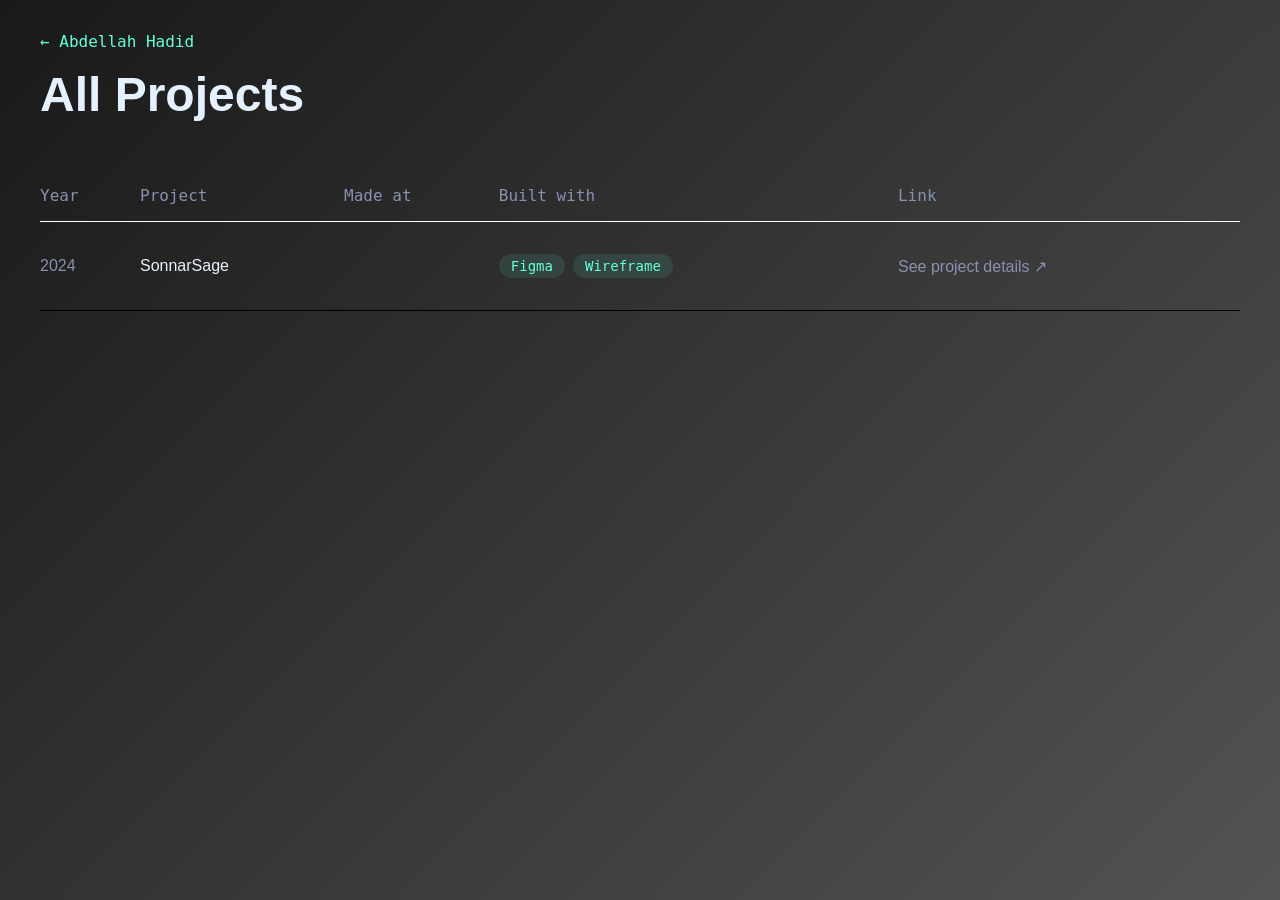
<file: projects.html>
<!DOCTYPE html>
<html lang="en">
  <head> 
      <meta charset="UTF-8">
      <meta name="viewport" content="width=device-width, initial-scale=1.0">
      <meta name="title" content="Abdellah Nait Hadid | Full-Stack Engineer & Tech Innovator | Scalable Systems & APIs">
      <meta name="description" content="Full-stack Engineer specializing in backend systems, scalable APIs, and modern web apps. Experienced in NestJS, Node.js, React, Docker, and cloud solutions. Open to job opportunities, collaborations, and freelance projects. Let’s build something great!">
      <link rel="icon" type="image/svg+xml" href="imgs/HA.svg">
      <title>Projects Portfolio</title>
      <style>
          * {
              margin: 0;
              padding: 0;
              box-sizing: border-box;
          }

          body {
            --gradient: linear-gradient(135deg, rgba(0, 0, 0, 0.9), rgba(10, 10, 10, 0.7));
            background: var(--gradient);
            color: #ccd6f6;
            min-height: 100vh;
            padding: 2rem;
          }

          .container {
              max-width: 1200px;
              margin: 0 auto;
          }

          .back-link {
              color: #64ffda;
              text-decoration: none;
              display: inline-flex;
              align-items: center;
              font-family: "Inconsolata", monospace;
              gap: 0.5rem;
              margin-bottom: 1rem;
          }

          .back-link:hover {
              text-decoration: underline;
          }

          h1 {
              font-size: 3rem;
              color: #e6f1ff;
              font-family: 'Poppins', sans-serif;
              margin-bottom: 3rem;
          }

          .projects-table {
              width: 100%;
              border-collapse: collapse;
          }

          .projects-table th {
              text-align: left;
              padding: 1rem 0;
              color: #8892b0;
              font-weight: normal;
              font-family: 'Inconsolata', monospace;
              border-bottom: 1px solid #fff;
          }

          .projects-table td {
              padding: 2rem 0;
              border-bottom: 1px solid #000;
          }

          .year {
              color: #8892b0;
              font-family: 'Poppins', sans-serif;
              width: 100px;
          }

          .project-name {
              font-weight: 500;
              font-family: 'Poppins', sans-serif;
              color: #e6f1ff;
          }

          .made-at {
              color: #8892b0;
              font-family: 'Poppins', sans-serif;
          }

          .tech-stack {
              display: flex;
              gap: 0.5rem;
              flex-wrap: wrap;
              font-family: 'Inconsolata', monospace;
          }

          .tech-tag {
              background-color: rgba(100, 255, 218, 0.1);
              color: #64ffda;
              padding: 0.25rem 0.75rem;
              border-radius: 50px;
              font-size: 0.875rem;
          }

          .external-link {
              color: #8892b0;
              font-family: 'Poppins', sans-serif;
              text-decoration: none;
              display: inline-flex;
              align-items: center;
          }

          .external-link:hover {
              color: #64ffda;
          }

          @media (max-width: 768px) {
              .projects-table, .projects-table tbody, .projects-table tr {
                  display: block;
              }
              
              .projects-table th {
                  display: none;
              }

              .projects-table td {
                  display: block;
                  padding: 0.5rem 0;
              }

              .projects-table tr {
                  padding: 2rem 0;
                  border-bottom: 1px solid #233554;
              }
          }
      </style>
  </head>
  <body>
      <div class="container">
          <a href="index.html" class="back-link">← Abdellah Hadid</a>
          <h1>All Projects</h1>
          
          <table class="projects-table">
              <thead>
                  <tr>
                      <th>Year</th>
                      <th>Project</th>
                      <th>Made at</th>
                      <th>Built with</th>
                      <th>Link</th>
                  </tr>
              </thead>
              <tbody>
                  <tr>
                      <td class="year">2024</td>
                      <td class="project-name">SonnarSage</td>
                      <td class="made-at"></td>
                      <td>
                          <div class="tech-stack">
                              <span class="tech-tag">Figma</span>
                              <span class="tech-tag">Wireframe</span>
                          </div>
                      </td>
                      <td>
                          <a href="showcase.html" class="external-link">
                              See project details ↗
                          </a>
                      </td>
                  </tr>
              </tbody>
          </table>
      </div>
  </body>
</html>
</file>
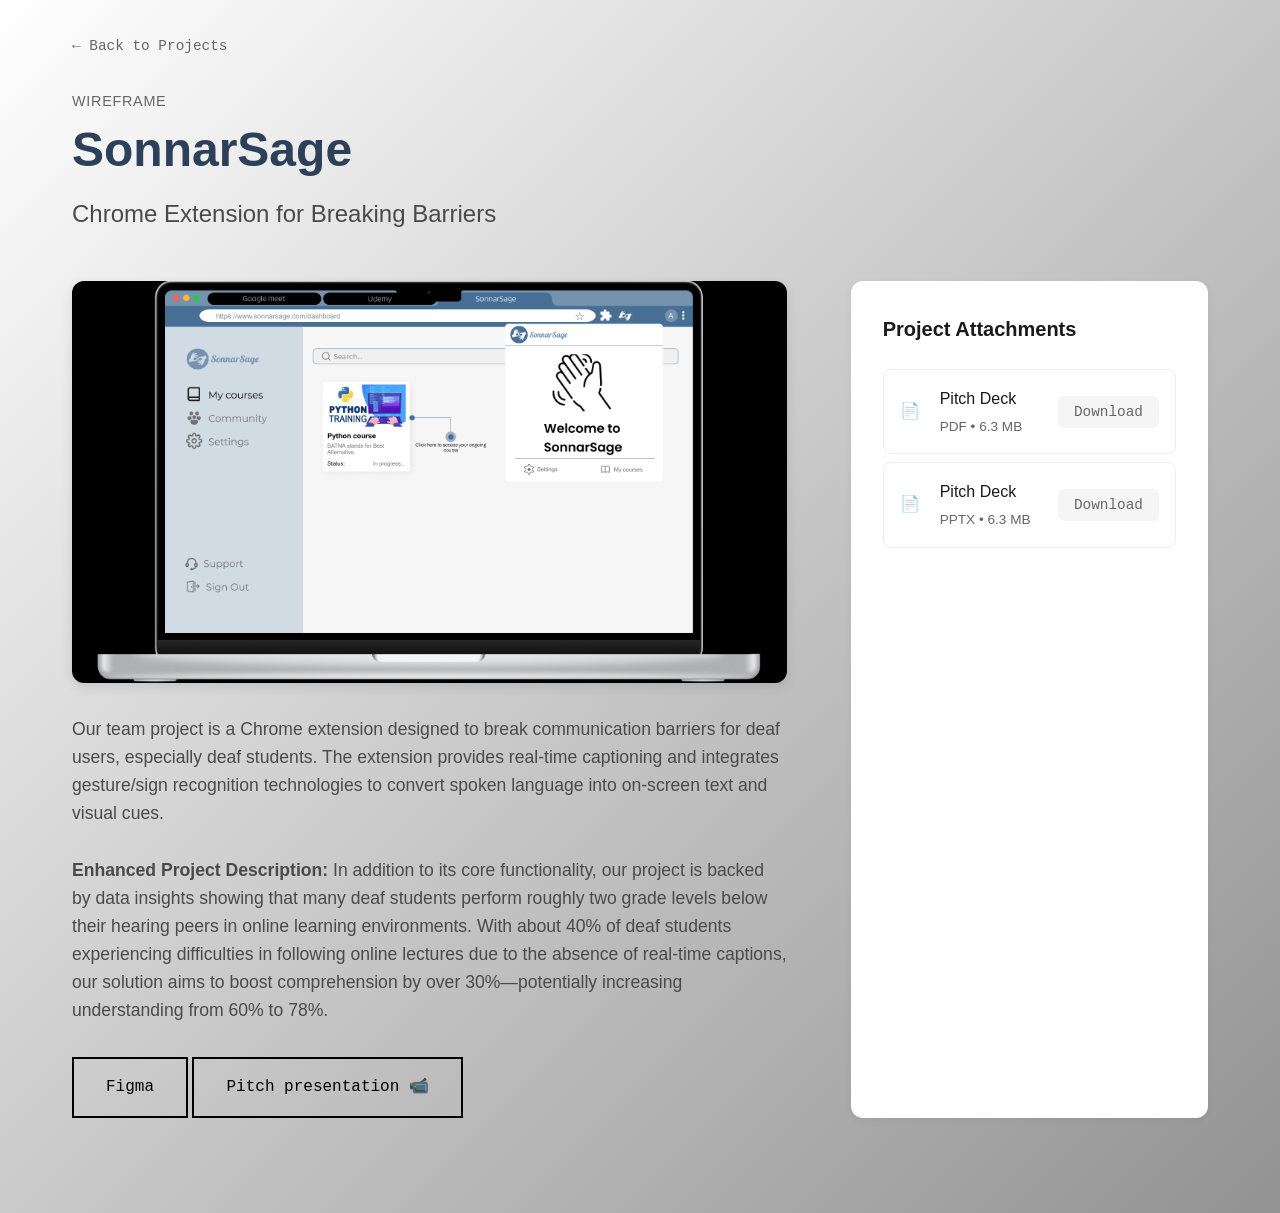
<file: showcase.html>
<!DOCTYPE html>
<html lang="en">
<head>
    <meta charset="UTF-8">
    <meta name="viewport" content="width=device-width, initial-scale=1.0">
    <meta name="title" content="Abdellah Nait Hadid | Full-Stack Engineer & Tech Innovator | Scalable Systems & APIs">
    <meta name="description" content="Full-stack Engineer specializing in backend systems, scalable APIs, and modern web apps. Experienced in NestJS, Node.js, React, Docker, and cloud solutions. Open to job opportunities, collaborations, and freelance projects. Let’s build something great!">
    <link rel="icon" type="image/svg+xml" href="imgs/HA.svg">
    <title>Project Details</title>
    <style>
        /* Reset and base styles */
        * {
            margin: 0;
            padding: 0;
            box-sizing: border-box;
        }

        body {
            font-family: 'Poppins', sans-serif;
            line-height: 1.6;
            color: #1a1a1a;
            --gradient: linear-gradient(135deg, rgba(255, 255, 255, 0.9), rgba(100, 100, 100, 0.7));
            background: var(--gradient);
        }

        /* Container styles */
        .container {
            max-width: 1200px;
            margin: 0 auto;
            padding: 2rem;
        }

        /* Header section */
        .back-button {
            display: inline-flex;
            align-items: center;
            gap: 0.5rem;
            color: #666;
            text-decoration: none;
            margin-bottom: 2rem;
            font-size: 0.9rem;
            font-family:'Inconsolata', monospace;
            transition: color 0.3s ease;
        }

        .back-button:hover {
            color: #000 solid 2px;
            text-decoration: underline;
        }

        .project-header {
            margin-bottom: 3rem;
        }

        .project-category {
            font-size: 0.9rem;
            text-transform: uppercase;
            letter-spacing: 0.05em;
            color: #666;
            margin-bottom: 0.5rem;
        }

        .project-name {
            font-size: 3rem;
            font-weight: 700;
            color: #2D4059;
            margin-bottom: 1rem;
            line-height: 1.2;
        }

        .project-title {
            font-size: 1.5rem;
            color: #4a4a4a;
            font-weight: 400;
        }

        /* Main content */
        .project-content {
            display: grid;
            grid-template-columns: 2fr 1fr;
            gap: 4rem;
            margin-bottom: 4rem;
        }

        /* Image section */
        .project-image {
            margin-bottom: 2rem;
            border-radius: 12px;
            overflow: hidden;
            box-shadow: 0 4px 12px rgba(0, 0, 0, 0.1);
        }

        .project-image img {
            width: 100%;
            height: auto;
            display: block;
        }

        /* Description section */
        .project-description {
            color: #4a4a4a;
            font-size: 1.1rem;
            margin-bottom: 2rem;
        }

        /* Attachments section */
        .attachments-section {
            background-color: #fff;
            border-radius: 12px;
            padding: 2rem;
            box-shadow: 0 2px 8px rgba(0, 0, 0, 0.05);
        }

        .attachments-title {
            font-size: 1.25rem;
            margin-bottom: 1.5rem;
            color: #1a1a1a;
        }

        .attachment-list {
            list-style: none;
        }

        .attachment-item {
            display: flex;
            align-items: center;
            padding: 1rem;
            border: 1px solid #eee;
            border-radius: 8px;
            margin-bottom: 0.5rem;
            transition: background-color 0.3s ease;
        }

        .attachment-item:hover {
            background-color: #f8f8f8;
        }

        .attachment-icon {
            width: 24px;
            height: 24px;
            margin-right: 1rem;
            font-family: 'Inconsolata', monospace;
            color: #666;
        }

        .attachment-info {
            flex-grow: 1;
        }

        .attachment-name {
            font-weight: 500;
            color: #1a1a1a;
            margin-bottom: 0.25rem;
        }

        .attachment-meta {
            font-size: 0.85rem;
            color: #666;
        }

        .download-button {
            padding: 0.5rem 1rem;
            background-color: #f5f5f5;
            border: none;
            border-radius: 6px;
            color: #666;
            font-size: 0.9rem;
            font-family: 'Inconsolata', monospace;
            cursor: pointer;
            transition: background-color 0.3s ease;

            a {
                text-decoration: none;
                color: #666;
            }
        }

        .download-button:hover {
            background-color: #eee;
        }

        /* Action button */
        .action-button {
          display: inline-block;
          padding: 1rem 2rem;
          background-color: transparent;
          color: #000;
          font-family: 'Inconsolata', monospace;
          text-decoration: none;
          border: #000 solid 2px;
          font-weight: 500; 
          transition: background-color 0.3s ease, color 0.3s ease;
        }

        .action-button:hover {
            background-color: #000;
            color: #fff;
        }

        /* Responsive design */
        @media (max-width: 1024px) {
            .project-content {
                grid-template-columns: 1fr;
                gap: 2rem;
            }

            .project-name {
                font-size: 2.5rem;
            }
        }

        @media (max-width: 768px) {
            .container {
                padding: 1rem;
            }

            .project-name {
                font-size: 2rem;
            }

            .project-title {
                font-size: 1.25rem;
            }

            .project-description {
                font-size: 1rem;
            }
        }
    </style>
</head>
<body>
    <div class="container">
        <a href="index.html#projects" class="back-button">
            ← Back to Projects
        </a>

        <header class="project-header">
            <div class="project-category">Wireframe</div>
            <h1 class="project-name">SonnarSage</h1>
            <h2 class="project-title">Chrome Extension for Breaking Barriers</h2>
        </header>

        <div class="project-content">
            <div class="project-main">
                <div class="project-image">
                    <img src="./imgs/sonnarsage.png" alt="EcoTrack Dashboard Preview">
                </div>
                
                <div class="project-description">
                    <p>Our team project is a Chrome extension designed to break communication barriers for deaf users, especially deaf students. The extension provides real-time captioning and integrates gesture/sign recognition technologies to convert spoken language into on-screen text and visual cues.</p>
                    <br>
                    <p><Strong>Enhanced Project Description:</Strong> In addition to its core functionality, our project is backed by data insights showing that many deaf students perform roughly two grade levels below their hearing peers in online learning environments. With about 40% of deaf students experiencing difficulties in following online lectures due to the absence of real-time captions, our solution aims to boost comprehension by over 30%—potentially increasing understanding from 60% to 78%.</p>
                </div>

                <a href="https://www.figma.com/proto/0ReyhlK03UpnTDChahgy1g/Multimodel-Assistant?page-id=9%3A491&node-id=416-765&node-type=frame&viewport=1635%2C1789%2C0.08&t=KrXTd0EYXUuwJgWF-1&scaling=scale-down&content-scaling=fixed&starting-point-node-id=416%3A765&show-proto-sidebar=1" target="_blank" class="action-button">Figma</a>
                <a href="https://www.youtube.com/watch?v=klAlR4xsYxc" target="_blank" class="action-button">Pitch presentation 📹</a>
            </div>

            <aside class="attachments-section">
                <h3 class="attachments-title">Project Attachments</h3>
                <ul class="attachment-list">
                    <li class="attachment-item">
                        <span class="attachment-icon">📄</span>
                        <div class="attachment-info">
                            <div class="attachment-name">Pitch Deck</div>
                            <div class="attachment-meta">PDF • 6.3 MB</div>
                        </div>
                        <button class="download-button"><a href="./files/SonnarSage.pdf" download="sonnarsage.pdf">Download</a></button>
                    </li>
                    <li class="attachment-item">
                        <span class="attachment-icon">📄</span>
                        <div class="attachment-info">
                            <div class="attachment-name">Pitch Deck</div>
                            <div class="attachment-meta">PPTX • 6.3 MB</div>
                        </div>
                        <button class="download-button"><a href="./files/SonnarSage.pptx" download="sonnarsage.pptx">Download</a></button>
                    </li>
                </ul>
            </aside>
        </div>
    </div>

</body>
</html>
</file>
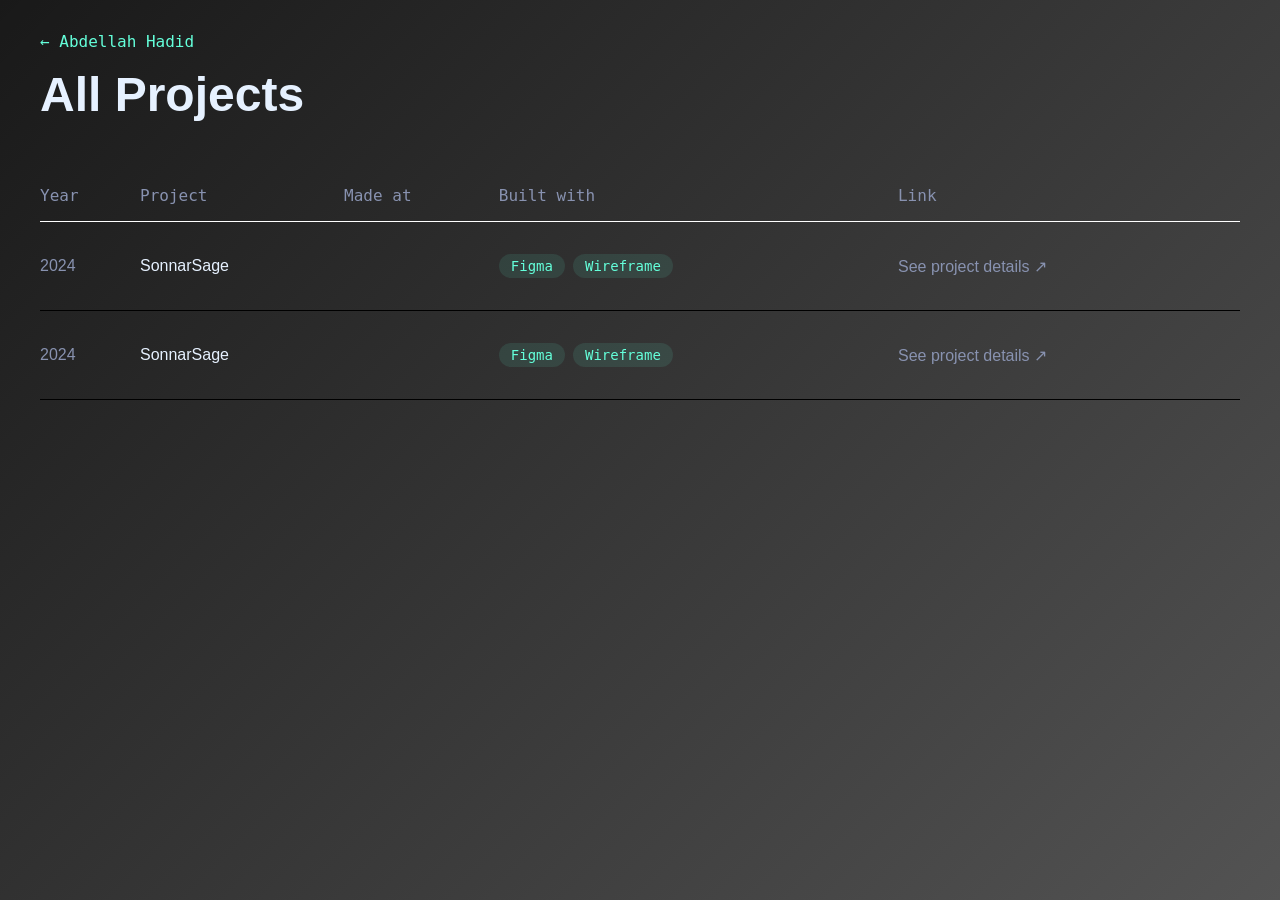
<file: pages/projects.html>
<!DOCTYPE html>
<html lang="en">
  <head> 
      <meta charset="UTF-8">
      <meta name="viewport" content="width=device-width, initial-scale=1.0">
      <meta name="title" content="Abdellah Nait Hadid | Full-Stack Engineer & Tech Innovator | Scalable Systems & APIs">
      <meta name="description" content="Full-stack Engineer specializing in backend systems, scalable APIs, and modern web apps. Experienced in NestJS, Node.js, React, Docker, and cloud solutions. Open to job opportunities, collaborations, and freelance projects. Let’s build something great!">
      <link rel="icon" type="image/svg+xml" href="../imgs/HA.svg">
      <title>Projects Portfolio</title>
      <style>
          * {
              margin: 0;
              padding: 0;
              box-sizing: border-box;
          }

          body {
            --gradient: linear-gradient(135deg, rgba(0, 0, 0, 0.9), rgba(10, 10, 10, 0.7));
            background: var(--gradient);
            color: #ccd6f6;
            min-height: 100vh;
            padding: 2rem;
          }

          .container {
              max-width: 1200px;
              margin: 0 auto;
              overflow-x: auto;
          }

          .back-link {
              color: #64ffda;
              text-decoration: none;
              display: inline-flex;
              align-items: center;
              font-family: "Inconsolata", monospace;
              gap: 0.5rem;
              margin-bottom: 1rem;
          }

          .back-link:hover {
              text-decoration: underline;
          }

          h1 {
              font-size: 3rem;
              color: #e6f1ff;
              font-family: 'Poppins', sans-serif;
              margin-bottom: 3rem;
          }

          .projects-table {
              width: 100%;
              border-collapse: collapse;
          }

          .projects-table th {
              text-align: left;
              padding: 1rem 0;
              color: #8892b0;
              font-weight: normal;
              font-family: 'Inconsolata', monospace;
              border-bottom: 1px solid #fff;
          }

          .projects-table td, th {
              padding: 2rem 0;
              border-bottom: 1px solid #000;
          }

          .year {
              color: #8892b0;
              font-family: 'Poppins', sans-serif;
              width: 100px;
          }

          .project-name {
              font-weight: 500;
              font-family: 'Poppins', sans-serif;
              color: #e6f1ff;
          }

          .made-at {
              color: #8892b0;
              font-family: 'Poppins', sans-serif;
          }

          .tech-stack {
              display: flex;
              gap: 0.5rem;
              flex-wrap: wrap;
              font-family: 'Inconsolata', monospace;
          }

          .tech-tag {
              background-color: rgba(100, 255, 218, 0.1);
              color: #64ffda;
              padding: 0.25rem 0.75rem;
              border-radius: 50px;
              font-size: 0.875rem;
          }

          .external-link {
              color: #8892b0;
              font-family: 'Poppins', sans-serif;
              text-decoration: none;
              display: inline-flex;
              align-items: center;
          }

          .external-link:hover {
              color: #64ffda;
          }

          @media (max-width: 768px) {
              .projects-table, .projects-table tbody, .projects-table tr {
                  display: block;
              }
              
              .projects-table th {
                  display: none;
              }

              .projects-table td {
                  display: block;
                  padding: 0.5rem 0;
              }

              .projects-table tr {
                  padding: 2rem 0;
                  border-bottom: 1px solid #233554;
              }
          }
      </style>
  </head>
  <body>
      <div class="container">
          <a href="../index.html" class="back-link">← Abdellah Hadid</a>
          <h1>All Projects</h1>
          
          <table class="projects-table">
              <thead>
                  <tr>
                      <th>Year</th>
                      <th>Project</th>
                      <th>Made at</th>
                      <th>Built with</th>
                      <th>Link</th>
                  </tr>
              </thead>
              <tbody>
                  <tr>
                      <td class="year">2024</td>
                      <td class="project-name">SonnarSage</td>
                      <td class="made-at"></td>
                      <td>
                          <div class="tech-stack">
                              <span class="tech-tag">Figma</span>
                              <span class="tech-tag">Wireframe</span>
                          </div>
                      </td>
                      <td>
                          <a href="showcase.html" class="external-link">
                              See project details ↗
                          </a>
                      </td>
                  </tr>
                  <tr>
                      <td class="year">2024</td>
                      <td class="project-name">SonnarSage</td>
                      <td class="made-at"></td>
                      <td>
                          <div class="tech-stack">
                              <span class="tech-tag">Figma</span>
                              <span class="tech-tag">Wireframe</span>
                          </div>
                      </td>
                      <td>
                          <a href="showcase.html" class="external-link">
                              See project details ↗
                          </a>
                      </td>
                  </tr>
              </tbody>
          </table>
      </div>
  </body>
</html>
</file>
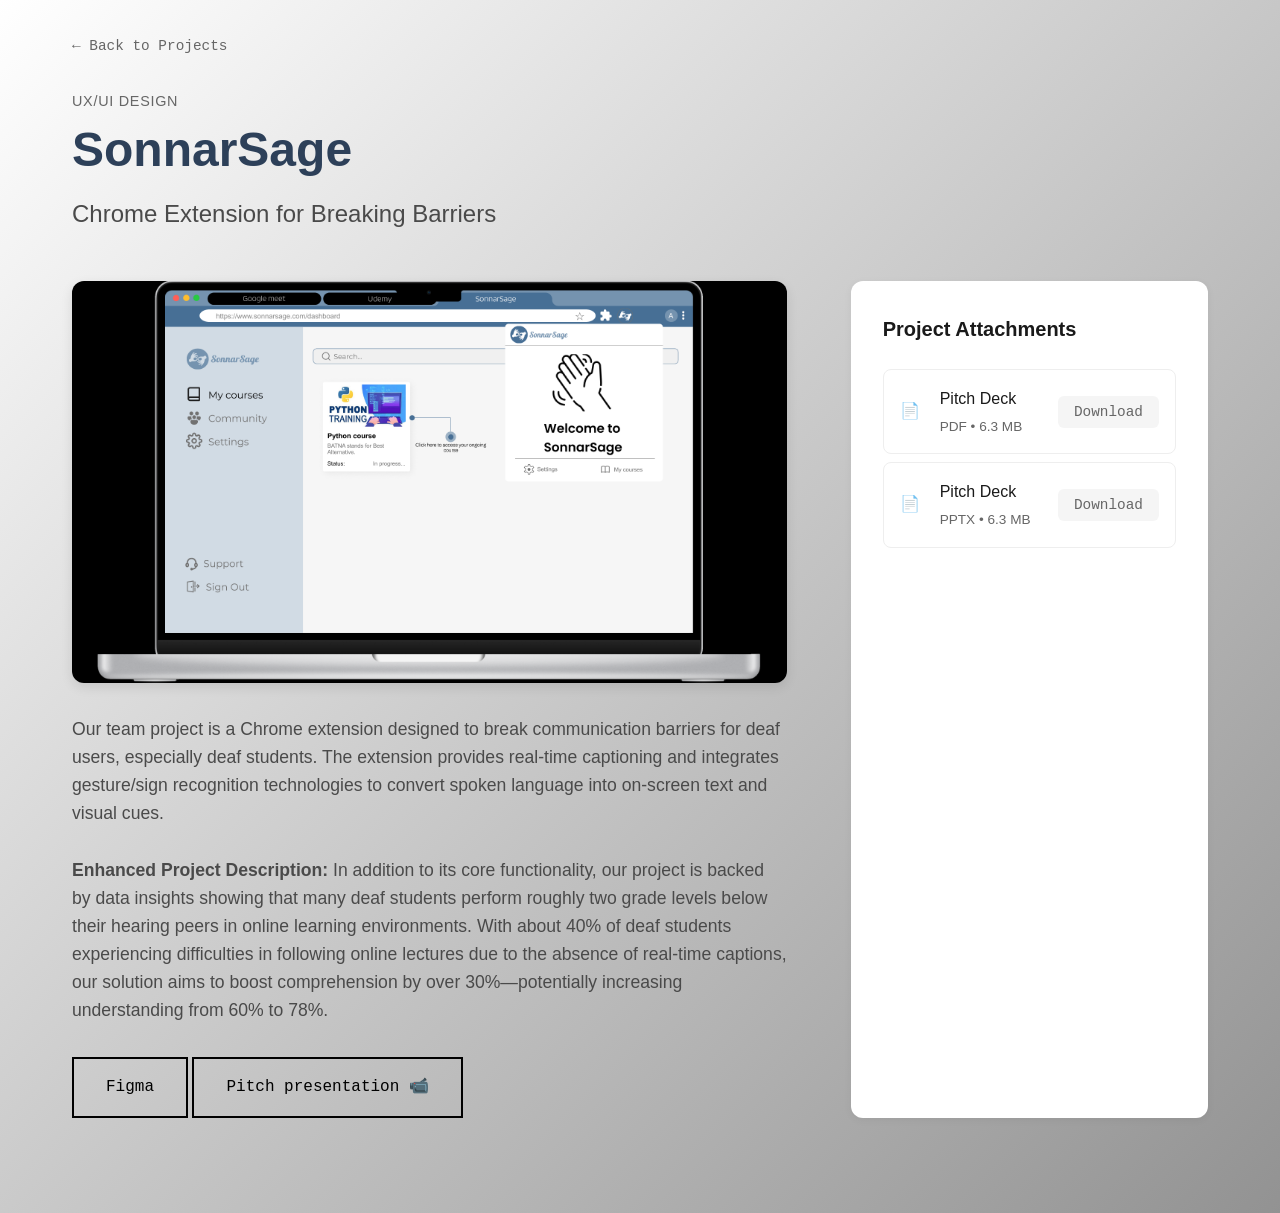
<file: pages/showcase.html>
<!DOCTYPE html>
<html lang="en">
<head>
    <meta charset="UTF-8">
    <meta name="viewport" content="width=device-width, initial-scale=1.0">
    <meta name="title" content="Abdellah Nait Hadid | Full-Stack Engineer & Tech Innovator | Scalable Systems & APIs">
    <meta name="description" content="Full-stack Engineer specializing in backend systems, scalable APIs, and modern web apps. Experienced in NestJS, Node.js, React, Docker, and cloud solutions. Open to job opportunities, collaborations, and freelance projects. Let’s build something great!">
    <link rel="icon" type="image/svg+xml" href="../imgs/HA.svg">
    <title>SonnarSage</title>
    <style>
        /* Reset and base styles */
        * {
            margin: 0;
            padding: 0;
            box-sizing: border-box;
        }

        body {
            font-family: 'Poppins', sans-serif;
            line-height: 1.6;
            color: #1a1a1a;
            --gradient: linear-gradient(135deg, rgba(255, 255, 255, 0.9), rgba(100, 100, 100, 0.7));
            background: var(--gradient);
        }

        /* Container styles */
        .container {
            max-width: 1200px;
            margin: 0 auto;
            padding: 2rem;
        }

        /* Header section */
        .back-button {
            display: inline-flex;
            align-items: center;
            gap: 0.5rem;
            color: #666;
            text-decoration: none;
            margin-bottom: 2rem;
            font-size: 0.9rem;
            font-family:'Inconsolata', monospace;
            transition: color 0.3s ease;
        }

        .back-button:hover {
            color: #000 solid 2px;
            text-decoration: underline;
        }

        .project-header {
            margin-bottom: 3rem;
        }

        .project-category {
            font-size: 0.9rem;
            text-transform: uppercase;
            letter-spacing: 0.05em;
            color: #666;
            margin-bottom: 0.5rem;
        }

        .project-name {
            font-size: 3rem;
            font-weight: 700;
            color: #2D4059;
            margin-bottom: 1rem;
            line-height: 1.2;
        }

        .project-title {
            font-size: 1.5rem;
            color: #4a4a4a;
            font-weight: 400;
        }

        /* Main content */
        .project-content {
            display: grid;
            grid-template-columns: 2fr 1fr;
            gap: 4rem;
            margin-bottom: 4rem;
        }

        /* Image section */
        .project-image {
            margin-bottom: 2rem;
            border-radius: 12px;
            overflow: hidden;
            box-shadow: 0 4px 12px rgba(0, 0, 0, 0.1);
        }

        .project-image img {
            width: 100%;
            height: auto;
            display: block;
        }

        /* Description section */
        .project-description {
            color: #4a4a4a;
            font-size: 1.1rem;
            margin-bottom: 2rem;
        }

        /* Attachments section */
        .attachments-section {
            background-color: #fff;
            border-radius: 12px;
            padding: 2rem;
            box-shadow: 0 2px 8px rgba(0, 0, 0, 0.05);
        }

        .attachments-title {
            font-size: 1.25rem;
            margin-bottom: 1.5rem;
            color: #1a1a1a;
        }

        .attachment-list {
            list-style: none;
        }

        .attachment-item {
            display: flex;
            align-items: center;
            padding: 1rem;
            border: 1px solid #eee;
            border-radius: 8px;
            margin-bottom: 0.5rem;
            transition: background-color 0.3s ease;
        }

        .attachment-item:hover {
            background-color: #f8f8f8;
        }

        .attachment-icon {
            width: 24px;
            height: 24px;
            margin-right: 1rem;
            font-family: 'Inconsolata', monospace;
            color: #666;
        }

        .attachment-info {
            flex-grow: 1;
        }

        .attachment-name {
            font-weight: 500;
            color: #1a1a1a;
            margin-bottom: 0.25rem;
        }

        .attachment-meta {
            font-size: 0.85rem;
            color: #666;
        }

        .download-button {
            padding: 0.5rem 1rem;
            background-color: #f5f5f5;
            border: none;
            border-radius: 6px;
            color: #666;
            font-size: 0.9rem;
            font-family: 'Inconsolata', monospace;
            cursor: pointer;
            transition: background-color 0.3s ease;

            a {
                text-decoration: none;
                color: #666;
            }
        }

        .download-button:hover {
            background-color: #eee;
        }

        /* Action button */
        .action-button {
          display: inline-block;
          padding: 1rem 2rem;
          background-color: transparent;
          color: #000;
          font-family: 'Inconsolata', monospace;
          text-decoration: none;
          border: #000 solid 2px;
          font-weight: 500; 
          transition: background-color 0.3s ease, color 0.3s ease;
        }

        .action-button:hover {
            background-color: #000;
            color: #fff;
        }

        /* Responsive design */
        @media (max-width: 1024px) {
            .project-content {
                grid-template-columns: 1fr;
                gap: 2rem;
            }

            .project-name {
                font-size: 2.5rem;
            }
        }

        @media (max-width: 768px) {
            .container {
                padding: 1rem;
            }

            .project-name {
                font-size: 2rem;
            }

            .project-title {
                font-size: 1.25rem;
            }

            .project-description {
                font-size: 1rem;
            }
        }
    </style>
</head>
<body>
    <div class="container">
        <a href="../index.html#projects" class="back-button">
            ← Back to Projects
        </a>

        <header class="project-header">
            <div class="project-category">UX/UI Design</div>
            <h1 class="project-name">SonnarSage</h1>
            <h2 class="project-title">Chrome Extension for Breaking Barriers</h2>
        </header>

        <div class="project-content">
            <div class="project-main">
                <div class="project-image">
                    <img src="../imgs/sonnarsage.png" alt="EcoTrack Dashboard Preview">
                </div>
                
                <div class="project-description">
                    <p>Our team project is a Chrome extension designed to break communication barriers for deaf users, especially deaf students. The extension provides real-time captioning and integrates gesture/sign recognition technologies to convert spoken language into on-screen text and visual cues.</p>
                    <br>
                    <p><Strong>Enhanced Project Description:</Strong> In addition to its core functionality, our project is backed by data insights showing that many deaf students perform roughly two grade levels below their hearing peers in online learning environments. With about 40% of deaf students experiencing difficulties in following online lectures due to the absence of real-time captions, our solution aims to boost comprehension by over 30%—potentially increasing understanding from 60% to 78%.</p>
                </div>

                <a href="https://www.figma.com/proto/0ReyhlK03UpnTDChahgy1g/Multimodel-Assistant?page-id=9%3A491&node-id=416-765&node-type=frame&viewport=1635%2C1789%2C0.08&t=KrXTd0EYXUuwJgWF-1&scaling=scale-down&content-scaling=fixed&starting-point-node-id=416%3A765&show-proto-sidebar=1" target="_blank" class="action-button">Figma</a>
                <a href="https://www.youtube.com/watch?v=klAlR4xsYxc" target="_blank" class="action-button">Pitch presentation 📹</a>
            </div>

            <aside class="attachments-section">
                <h3 class="attachments-title">Project Attachments</h3>
                <ul class="attachment-list">
                    <li class="attachment-item">
                        <span class="attachment-icon">📄</span>
                        <div class="attachment-info">
                            <div class="attachment-name">Pitch Deck</div>
                            <div class="attachment-meta">PDF • 6.3 MB</div>
                        </div>
                        <button class="download-button"><a href="../files/SonnarSage.pdf" download="sonnarsage.pdf">Download</a></button>
                    </li>
                    <li class="attachment-item">
                        <span class="attachment-icon">📄</span>
                        <div class="attachment-info">
                            <div class="attachment-name">Pitch Deck</div>
                            <div class="attachment-meta">PPTX • 6.3 MB</div>
                        </div>
                        <button class="download-button"><a href="../files/SonnarSage.pptx" download="sonnarsage.pptx">Download</a></button>
                    </li>
                </ul>
            </aside>
        </div>
    </div>

</body>
</html>
</file>
